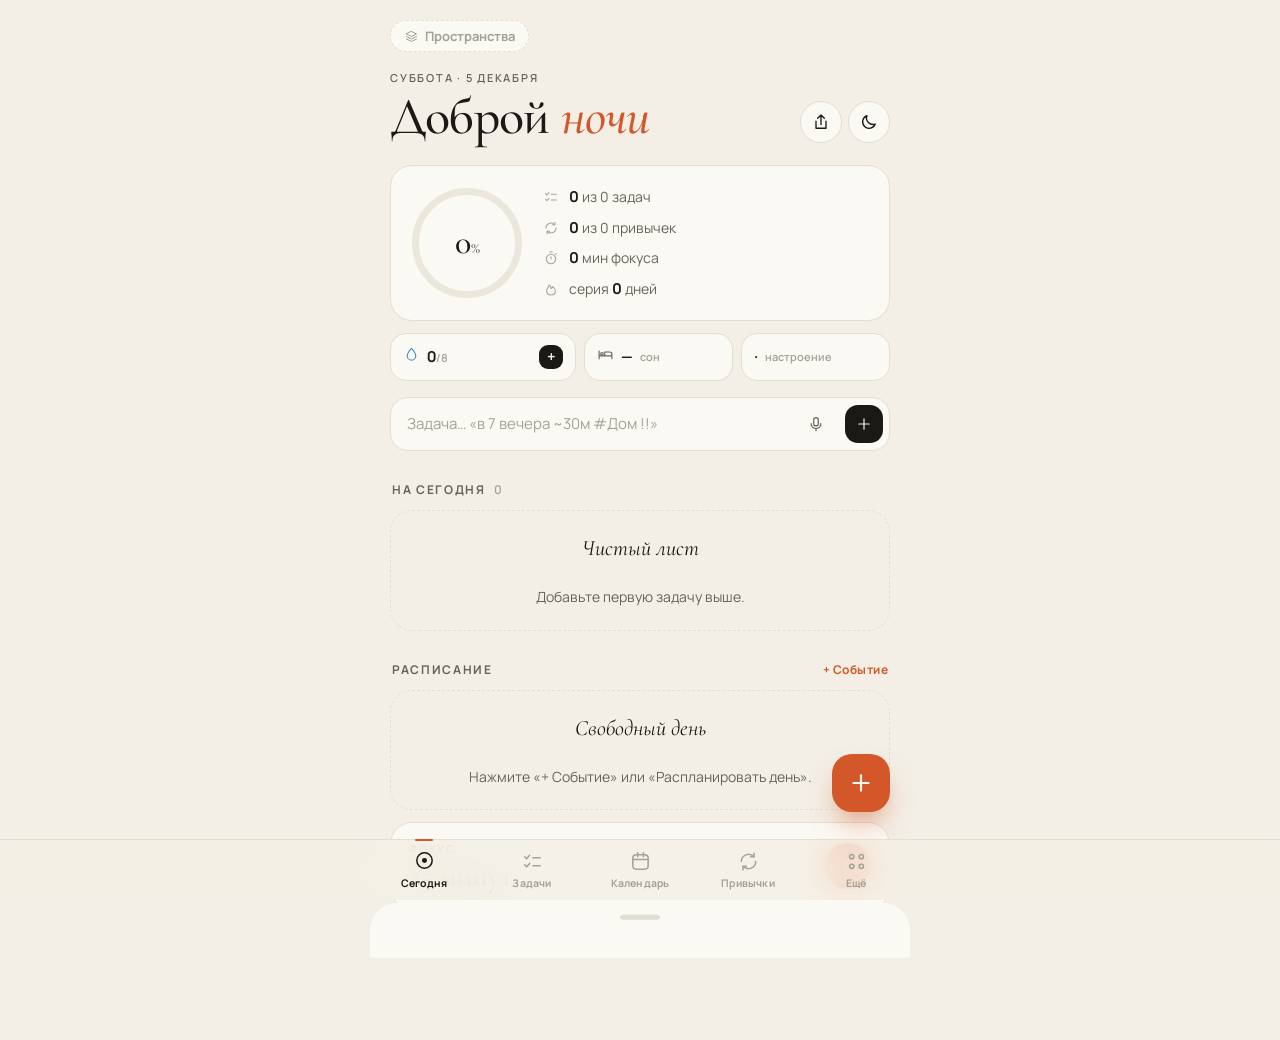
<file: index.html>
<!doctype html>
<html lang="ru">
<head>
<meta charset="utf-8">
<meta name="viewport" content="width=device-width,initial-scale=1,viewport-fit=cover,maximum-scale=1">
<title>Ритм — планировщик</title>
<meta name="description" content="Минималистичный планировщик: задачи, календарь, привычки, цели, заметки и фокус.">
<meta name="theme-color" content="#F3EFE6">
<meta name="apple-mobile-web-app-capable" content="yes">
<meta name="mobile-web-app-capable" content="yes">
<meta name="apple-mobile-web-app-title" content="Ритм">
<meta name="apple-mobile-web-app-status-bar-style" content="default">
<link rel="manifest" href="manifest.webmanifest">
<link rel="icon" type="image/png" href="icons/icon-192.png">
<link rel="apple-touch-icon" href="icons/icon-192.png">
<link rel="preconnect" href="https://fonts.googleapis.com">
<link rel="preconnect" href="https://fonts.gstatic.com" crossorigin>
<link rel="stylesheet" href="https://fonts.googleapis.com/css2?family=Cormorant+Garamond:ital,wght@0,500;0,600;1,500;1,600&family=Manrope:wght@400;500;600;700&display=swap">
<link rel="stylesheet" href="style.css">
</head>
<body>
<main id="view" class="view" aria-live="polite"></main>
<button id="fab" class="fab" data-a="fab" aria-label="Добавить"></button>
<nav class="tabs" id="tabs" aria-label="Разделы"></nav>
<div id="sheet" class="sheet-wrap" aria-hidden="true">
  <div class="backdrop" data-a="sheetClose"></div>
  <div class="sheet" role="dialog" aria-modal="true"><div class="grab"></div><div class="sheet-body"></div></div>
</div>
<div id="toast" class="toast" role="status"></div>
<input type="file" id="importFile" accept="application/json,.json" hidden>
<script src="app.js"></script>
</body>
</html>
</file>
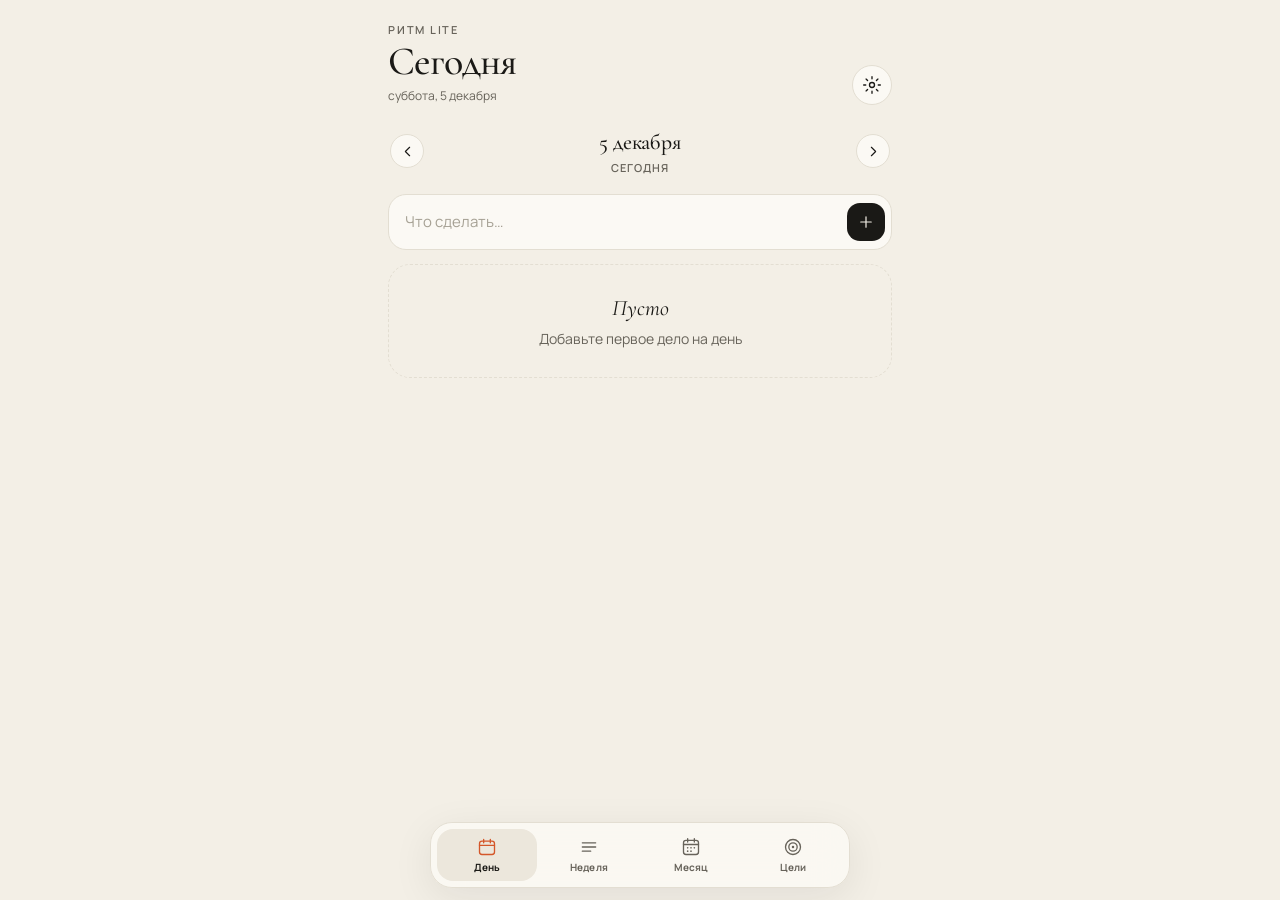
<file: lite/index.html>
<!doctype html>
<html lang="ru">
<head>
<meta charset="utf-8">
<meta name="viewport" content="width=device-width,initial-scale=1,viewport-fit=cover,maximum-scale=1">
<title>Ритм Lite</title>
<meta name="description" content="Лёгкий планировщик: день, неделя, месяц и цели.">
<meta name="theme-color" content="#F3EFE6">
<meta name="apple-mobile-web-app-capable" content="yes">
<meta name="mobile-web-app-capable" content="yes">
<meta name="apple-mobile-web-app-title" content="Ритм Lite">
<meta name="apple-mobile-web-app-status-bar-style" content="default">
<link rel="manifest" href="manifest.webmanifest">
<link rel="icon" type="image/png" href="../icons/icon-192.png">
<link rel="apple-touch-icon" href="../icons/icon-192.png">
<link rel="preconnect" href="https://fonts.googleapis.com">
<link rel="preconnect" href="https://fonts.gstatic.com" crossorigin>
<link rel="stylesheet" href="https://fonts.googleapis.com/css2?family=Cormorant+Garamond:ital,wght@0,500;0,600;1,500;1,600&family=Manrope:wght@400;500;600;700&display=swap">
<link rel="stylesheet" href="style.css">
</head>
<body>
<main id="view" class="view" aria-live="polite"></main>
<nav class="tabs" id="tabs" aria-label="Разделы"></nav>
<div id="sheet" class="sheet-wrap" aria-hidden="true">
  <div class="backdrop" data-a="close"></div>
  <div class="sheet" role="dialog" aria-modal="true"><div class="grab"></div><div class="sheet-body"></div></div>
</div>
<div id="toast" class="toast" role="status"></div>
<input type="file" id="importFile" accept="application/json,.json" hidden>
<script src="app.js"></script>
</body>
</html>
</file>
<file: style.css>
:root{
  --bg:#F3EFE6; --surface:#FBF9F4; --surface2:#ECE7DC; --ink:#1A1916; --ink2:#67635A; --ink3:#A6A194; --line:#E3DED2;
  --acc:#D4572A; --on-acc:#FFF8F0;
  --p1:#7F9C86; --p2:#C49A3A; --p3:var(--acc);
  --serif:'Cormorant Garamond','Cormorant',Georgia,'Times New Roman',serif;
  --sans:'Manrope',system-ui,-apple-system,'Segoe UI',Roboto,sans-serif;
  --r:22px; --ease:cubic-bezier(.2,.8,.2,1);
  --safe-b:env(safe-area-inset-bottom,0px); --safe-t:env(safe-area-inset-top,0px);
  color-scheme:light;
}
[data-theme=dark]{
  --bg:#11100E; --surface:#1A1917; --surface2:#24221F; --ink:#EEE9DE; --ink2:#A59F93; --ink3:#69645B; --line:#2A2825;
  --on-acc:#120F0C; color-scheme:dark;
}
*{box-sizing:border-box;-webkit-tap-highlight-color:transparent}
html,body{margin:0;background:var(--bg);color:var(--ink);font-family:var(--sans);font-size:15px;line-height:1.45;-webkit-font-smoothing:antialiased;text-rendering:optimizeLegibility}
body{min-height:100vh;overscroll-behavior-y:contain;transition:background .35s var(--ease),color .35s}
button{font:inherit;color:inherit;background:none;border:0;padding:0;cursor:pointer}
input,textarea,select{font:inherit;color:inherit}
svg.i{width:20px;height:20px;fill:none;stroke:currentColor;stroke-width:1.6;stroke-linecap:round;stroke-linejoin:round;flex:none}
::selection{background:color-mix(in srgb,var(--acc) 30%,transparent)}

.view{max-width:540px;margin:0 auto;padding:calc(18px + var(--safe-t)) 20px calc(130px + var(--safe-b))}
.view.enter{animation:enter .42s var(--ease)}
@keyframes enter{from{opacity:0;transform:translateY(8px)}to{opacity:1;transform:none}}

/* header */
.hd{display:flex;align-items:flex-end;justify-content:space-between;gap:12px;margin:10px 0 22px}
.eyebrow{font-size:11px;letter-spacing:.16em;text-transform:uppercase;color:var(--ink2);font-weight:600;margin-bottom:6px}
.display{font-family:var(--serif);font-weight:500;font-size:44px;line-height:.98;letter-spacing:-.015em;margin:0}
.display em{font-style:italic;color:var(--acc)}
.hd-act{display:flex;gap:6px}
.ib{width:42px;height:42px;border-radius:50%;display:grid;place-items:center;border:1px solid var(--line);background:var(--surface);transition:transform .2s var(--ease),background .2s}
.ib:active{transform:scale(.92)}
.ib.sm{width:34px;height:34px}.ib.sm svg{width:17px;height:17px}
.back{display:inline-flex;align-items:center;gap:4px;color:var(--ink2);font-size:13px;font-weight:600;margin-bottom:8px}
.back svg{width:16px;height:16px}

/* cards & sections */
.card{background:var(--surface);border:1px solid var(--line);border-radius:var(--r);padding:18px}
.sec{display:flex;align-items:baseline;gap:8px;font-size:12px;letter-spacing:.14em;text-transform:uppercase;color:var(--ink2);font-weight:700;margin:30px 2px 12px}
.sec span{color:var(--ink3);font-weight:600}
.sec .grow{flex:1}
.sec button{font-size:12px;letter-spacing:.04em;text-transform:none;color:var(--acc);font-weight:700}
.muted{color:var(--ink2)}
.empty{padding:22px 18px;border:1px dashed var(--line);border-radius:var(--r);color:var(--ink2);text-align:center;font-size:14px}
.empty .serif{font-family:var(--serif);font-size:22px;font-style:italic;color:var(--ink);display:block;margin-bottom:2px}
.link{display:block;margin:14px auto 0;color:var(--ink2);font-weight:600;font-size:13px;padding:8px 14px;border-radius:999px}
.link:active{background:var(--surface2)}

/* hero */
.hero{display:flex;align-items:center;gap:20px;padding:20px}
.ring{position:relative;flex:none}
.ring svg{display:block;transform:rotate(-90deg)}
.ring circle{fill:none;stroke-width:7}
.ring .bgc{stroke:var(--surface2)}
.ring .fgc{stroke:var(--acc);stroke-linecap:round;transition:stroke-dashoffset .8s var(--ease)}
.ring .rv{position:absolute;inset:0;display:grid;place-items:center;font-family:var(--serif);font-size:34px;font-weight:500}
.ring .rv small{font-size:16px;color:var(--ink2)}
.hero-st{display:grid;gap:9px;font-size:14px;color:var(--ink2);flex:1}
.hero-st b{color:var(--ink);font-weight:700;font-size:15px}
.hero-st .row{display:flex;align-items:center;gap:10px}
.hero-st .row svg{width:16px;height:16px;color:var(--ink3)}
.bar{height:4px;border-radius:4px;background:var(--surface2);overflow:hidden}
.bar i{display:block;height:100%;background:var(--acc);border-radius:4px;transition:width .6s var(--ease)}

/* quick add */
.qa{display:flex;align-items:center;gap:10px;background:var(--surface);border:1px solid var(--line);border-radius:18px;padding:6px 6px 6px 16px;margin-top:16px;transition:border-color .2s,box-shadow .2s}
.qa:focus-within{border-color:var(--ink3);box-shadow:0 0 0 4px color-mix(in srgb,var(--acc) 10%,transparent)}
.qa input{flex:1;border:0;background:none;outline:0;padding:9px 0;font-size:15px;min-width:0}
.qa input::placeholder{color:var(--ink3)}
.qa button{width:38px;height:38px;border-radius:13px;background:var(--ink);color:var(--bg);display:grid;place-items:center}
.qa button svg{width:18px;height:18px}
.hint{font-size:12px;color:var(--ink3);margin:8px 4px 0}

/* task list */
.list{list-style:none;margin:0;padding:0;display:grid;gap:8px}
.task{position:relative;border-radius:18px;overflow:hidden;transition:opacity .3s,transform .3s var(--ease)}
.task.completing{opacity:.35;transform:scale(.98)}
.task.removing{opacity:0;transform:translateX(-30px)}
.sw-bg{position:absolute;inset:0;display:flex;justify-content:space-between;align-items:center;padding:0 20px;font-size:13px;font-weight:700;color:#fff;opacity:0}
.sw-bg span{display:flex;align-items:center;gap:6px}
.sw-bg svg{width:16px;height:16px}
.task.sw-r .sw-bg{opacity:1;background:var(--p1)}
.task.sw-r .sw-bg span:last-child{visibility:hidden}
.task.sw-l .sw-bg{opacity:1;background:#B4412F}
.task.sw-l .sw-bg span:first-child{visibility:hidden}
.task-in{position:relative;display:flex;align-items:flex-start;gap:12px;padding:14px 12px 14px 14px;background:var(--surface);border:1px solid var(--line);border-radius:18px;touch-action:pan-y;transition:transform .28s var(--ease)}
.task.swiping .task-in{transition:none}
.chk{width:24px;height:24px;border-radius:50%;border:1.8px solid var(--ink3);display:grid;place-items:center;flex:none;margin-top:1px;transition:all .25s var(--ease);color:transparent}
.chk svg{width:14px;height:14px;stroke-width:2.4}
.task.p1 .chk{border-color:var(--p1)} .task.p2 .chk{border-color:var(--p2)} .task.p3 .chk{border-color:var(--p3);background:color-mix(in srgb,var(--p3) 10%,transparent)}
.task.done .chk{background:var(--ink);border-color:var(--ink);color:var(--bg)}
.chk:active{transform:scale(.85)}
.t-body{flex:1;min-width:0;cursor:pointer}
.t-title{font-weight:600;font-size:15px;line-height:1.35;word-wrap:break-word}
.task.done .t-title{text-decoration:line-through;text-decoration-color:var(--ink3);color:var(--ink3)}
.t-meta{display:flex;flex-wrap:wrap;gap:4px 12px;margin-top:5px;font-size:12px;color:var(--ink2)}
.t-meta span{display:inline-flex;align-items:center;gap:4px}
.t-meta svg{width:12px;height:12px}
.t-meta .over{color:#C2412D;font-weight:700}
.t-meta .tagm{color:var(--acc);font-weight:600}
.handle{color:var(--ink3);padding:2px 0 2px 4px;touch-action:none;cursor:grab;align-self:center}
.handle svg{width:18px;height:18px}
.task.dragging{z-index:5;overflow:visible}
.task.dragging .task-in{box-shadow:0 18px 40px -12px rgba(0,0,0,.28);transform:scale(1.02);transition:none}
.task.drag-moving{transition:none}

/* chips */
.chips{display:flex;gap:8px;overflow-x:auto;padding:2px 20px 4px;margin:0 -20px;scrollbar-width:none}
.chips::-webkit-scrollbar{display:none}
.chip{flex:none;padding:8px 14px;border-radius:999px;border:1px solid var(--line);background:var(--surface);font-size:13px;font-weight:600;color:var(--ink2);transition:all .2s var(--ease);white-space:nowrap}
.chip.on{background:var(--ink);border-color:var(--ink);color:var(--bg)}
.chip.acc.on{background:var(--acc);border-color:var(--acc);color:var(--on-acc)}
.chip:active{transform:scale(.95)}
.chip b{font-weight:700;opacity:.6;margin-left:4px}
.search{display:flex;align-items:center;gap:10px;background:var(--surface2);border-radius:16px;padding:0 14px;margin-bottom:14px}
.search input{flex:1;border:0;background:none;outline:0;padding:13px 0;min-width:0}
.search svg{color:var(--ink3)}
.toolbar{display:flex;align-items:center;justify-content:space-between;margin:14px 2px 4px;font-size:13px;color:var(--ink2)}
.toolbar select{border:0;background:none;font-weight:700;color:var(--ink);outline:0;padding:4px 0;cursor:pointer}

/* timeline */
.tl{position:relative;background:var(--surface);border:1px solid var(--line);border-radius:var(--r);padding:0 12px 0 0;overflow:hidden}
.tl-h{position:absolute;left:52px;right:0;border-top:1px solid var(--line)}
.tl-h span{position:absolute;left:-46px;top:-8px;font-size:11px;color:var(--ink3);font-variant-numeric:tabular-nums;font-weight:600}
.tl-b{position:absolute;border-radius:12px;padding:6px 10px;background:color-mix(in srgb,var(--c) 16%,var(--surface));border-left:3px solid var(--c);overflow:hidden;font-size:13px;cursor:pointer;transition:transform .2s var(--ease)}
.tl-b:active{transform:scale(.98)}
.tl-b b{display:block;font-weight:700;white-space:nowrap;overflow:hidden;text-overflow:ellipsis}
.tl-b small{color:var(--ink2);font-size:11px;font-variant-numeric:tabular-nums}
.tl-b.task{background:var(--surface);border:1px dashed var(--ink3);border-left:3px solid var(--ink3)}
.tl-b.task.isdone b{text-decoration:line-through;color:var(--ink3)}
.tl-now{position:absolute;left:46px;right:0;height:2px;background:var(--acc);z-index:3}
.tl-now::before{content:'';position:absolute;left:-4px;top:-3px;width:8px;height:8px;border-radius:50%;background:var(--acc)}

/* habit chips today */
.hchips{display:flex;gap:8px;flex-wrap:wrap}
.hchip{display:flex;align-items:center;gap:8px;padding:9px 14px 9px 10px;border-radius:999px;border:1px solid var(--line);background:var(--surface);font-size:13px;font-weight:600;transition:all .25s var(--ease)}
.hchip .dot{width:22px;height:22px;border-radius:50%;display:grid;place-items:center;font-size:12px;background:color-mix(in srgb,var(--c) 18%,transparent);color:var(--c)}
.hchip.on{background:var(--c);border-color:var(--c);color:#fff}
.hchip.on .dot{background:rgba(255,255,255,.25);color:#fff}
.focus-mini{display:flex;align-items:center;gap:14px;margin-top:12px;cursor:pointer}
.focus-mini .big{font-family:var(--serif);font-size:30px;line-height:1}
.focus-mini .play{margin-left:auto;width:46px;height:46px;border-radius:50%;background:var(--acc);color:var(--on-acc);display:grid;place-items:center}

/* calendar */
.cal-nav{display:flex;align-items:center;gap:6px}
.seg{display:flex;background:var(--surface2);padding:4px;border-radius:14px;gap:2px}
.seg button{flex:1;padding:8px 10px;border-radius:10px;font-size:13px;font-weight:600;color:var(--ink2);transition:all .2s var(--ease);white-space:nowrap}
.seg button.on{background:var(--surface);color:var(--ink);box-shadow:0 1px 3px rgba(0,0,0,.08)}
.mgrid{display:grid;grid-template-columns:repeat(7,1fr);gap:2px;margin-top:14px}
.mgrid .wd{text-align:center;font-size:11px;font-weight:700;letter-spacing:.08em;text-transform:uppercase;color:var(--ink3);padding:6px 0}
.mday{aspect-ratio:1/1.05;border-radius:14px;display:flex;flex-direction:column;align-items:center;justify-content:flex-start;padding-top:8px;gap:4px;font-size:15px;font-weight:600;font-variant-numeric:tabular-nums;transition:background .2s}
.mday.out{color:var(--ink3);opacity:.55}
.mday.we{color:var(--ink2)}
.mday.today .n{color:var(--acc);font-weight:800}
.mday.sel{background:var(--ink);color:var(--bg)}
.mday.sel.today .n{color:var(--bg)}
.mday .dots{display:flex;gap:3px;height:5px}
.mday .dots i{width:5px;height:5px;border-radius:50%;background:var(--c,var(--ink3))}
.mday.sel .dots i{box-shadow:0 0 0 1px var(--ink)}
.wk{background:var(--surface);border:1px solid var(--line);border-radius:var(--r);overflow:hidden;margin-top:14px}
.wk-head{display:grid;grid-template-columns:34px repeat(7,1fr);border-bottom:1px solid var(--line)}
.wk-d{display:flex;flex-direction:column;align-items:center;padding:8px 0;font-size:10px;letter-spacing:.08em;text-transform:uppercase;color:var(--ink3);font-weight:700}
.wk-d b{font-size:16px;color:var(--ink);letter-spacing:0;margin-top:2px;width:30px;height:30px;border-radius:50%;display:grid;place-items:center}
.wk-d.today b{color:var(--acc)}
.wk-d.sel b{background:var(--ink);color:var(--bg)}
.wk-scroll{max-height:480px;overflow-y:auto}
.wk-body{position:relative;display:grid;grid-template-columns:34px repeat(7,1fr)}
.wk-hours{position:relative}
.wk-hours span{position:absolute;right:4px;font-size:10px;color:var(--ink3);transform:translateY(-6px);font-variant-numeric:tabular-nums}
.wk-col{position:relative;border-left:1px solid var(--line)}
.wk-col.sel{background:color-mix(in srgb,var(--acc) 5%,transparent)}
.wk-b{position:absolute;left:2px;right:2px;border-radius:7px;padding:3px 4px;font-size:10px;line-height:1.2;font-weight:700;background:color-mix(in srgb,var(--c) 22%,var(--surface));border-left:2px solid var(--c);overflow:hidden;word-break:break-word;cursor:pointer}
.wk-b.task{background:var(--surface2);border-left-color:var(--ink3);font-weight:600}
.wk-lines{position:absolute;inset:0;pointer-events:none}
.wk-lines i{position:absolute;left:34px;right:0;border-top:1px solid var(--line)}
.btnrow{display:flex;gap:8px;margin-top:12px}
.btn{display:inline-flex;align-items:center;justify-content:center;gap:8px;padding:13px 18px;border-radius:16px;font-weight:700;font-size:14px;background:var(--surface2);color:var(--ink);transition:transform .15s var(--ease),opacity .2s;flex:1}
.btn svg{width:17px;height:17px}
.btn:active{transform:scale(.97)}
.btn.pri{background:var(--ink);color:var(--bg)}
.btn.acc{background:var(--acc);color:var(--on-acc)}
.btn.danger{background:none;color:#C2412D;flex:none}
.btn.ghost{background:none;border:1px solid var(--line)}

/* habits */
.hgrid{display:grid;gap:10px}
.habit{padding:16px}
.h-top{display:flex;align-items:center;gap:12px;cursor:pointer}
.h-ic{width:40px;height:40px;border-radius:14px;display:grid;place-items:center;font-size:18px;background:color-mix(in srgb,var(--c) 16%,transparent);color:var(--c);flex:none}
.h-name{font-weight:700;font-size:16px}
.h-sub{font-size:12px;color:var(--ink2);margin-top:1px}
.h-streak{margin-left:auto;text-align:right;font-family:var(--serif);font-size:30px;line-height:1}
.h-streak small{display:block;font-family:var(--sans);font-size:10px;letter-spacing:.1em;text-transform:uppercase;color:var(--ink3);font-weight:700}
.h-days{display:grid;grid-template-columns:repeat(7,1fr);gap:6px;margin-top:14px}
.hd-dot{display:flex;flex-direction:column;align-items:center;gap:5px;font-size:10px;color:var(--ink3);font-weight:700;text-transform:uppercase;letter-spacing:.06em}
.hd-dot i{width:100%;max-width:38px;aspect-ratio:1;border-radius:12px;background:var(--surface2);display:grid;place-items:center;transition:all .25s var(--ease);color:transparent}
.hd-dot i svg{width:15px;height:15px;stroke-width:2.4}
.hd-dot.on i{background:var(--c);color:#fff;transform:scale(1)}
.hd-dot.td{color:var(--ink)}
.hd-dot:active i{transform:scale(.85)}
.heat{display:grid;grid-template-rows:repeat(7,1fr);grid-auto-flow:column;gap:3px;margin:14px 0}
.heat i{aspect-ratio:1;border-radius:3px;background:var(--surface2)}
.heat i.on{background:var(--c)}
.heat i.fut{opacity:.3}
.kpis{display:grid;grid-template-columns:repeat(2,1fr);gap:10px}
.kpi{background:var(--surface);border:1px solid var(--line);border-radius:18px;padding:14px 16px}
.kpi .v{font-family:var(--serif);font-size:36px;line-height:1;font-weight:500}
.kpi .v small{font-size:16px;color:var(--ink2)}
.kpi .l{font-size:12px;color:var(--ink2);margin-top:4px;font-weight:600}
.sheet .kpi{background:var(--bg)}

/* goals */
.goal{padding:18px}
.g-top{display:flex;align-items:flex-start;gap:12px}
.g-title{font-weight:700;font-size:16px;cursor:pointer;flex:1}
.g-sub{font-size:12px;color:var(--ink2);margin-top:2px}
.g-pct{font-family:var(--serif);font-size:40px;line-height:.9}
.g-pct small{font-size:18px;color:var(--ink2)}
.g-bar{height:8px;border-radius:8px;background:var(--surface2);margin:14px 0 12px;overflow:hidden}
.g-bar i{display:block;height:100%;border-radius:8px;background:var(--c);transition:width .6s var(--ease)}
.g-foot{display:flex;align-items:center;justify-content:space-between;font-size:13px;color:var(--ink2)}
.g-foot b{color:var(--ink)}
.stepper{display:flex;gap:6px}
.stepper button{width:36px;height:36px;border-radius:12px;background:var(--surface2);display:grid;place-items:center;font-size:18px;font-weight:600}
.stepper button:active{transform:scale(.9)}
.goal.complete .g-title::after{content:' — достигнута';font-weight:500;color:var(--c);font-style:italic;font-family:var(--serif);font-size:17px}

/* notes */
.notes{columns:2;column-gap:10px}
.note{break-inside:avoid;margin-bottom:10px;padding:14px;border-radius:18px;background:color-mix(in srgb,var(--c,var(--surface)) 14%,var(--surface));border:1px solid var(--line);cursor:pointer;transition:transform .2s var(--ease)}
.note:active{transform:scale(.98)}
.note h4{margin:0 0 6px;font-size:15px;font-weight:700;line-height:1.3;word-wrap:break-word}
.note p{margin:0;font-size:13px;color:var(--ink2);white-space:pre-wrap;word-wrap:break-word;display:-webkit-box;-webkit-line-clamp:8;-webkit-box-orient:vertical;overflow:hidden}
.note .nd{display:flex;justify-content:space-between;align-items:center;font-size:11px;color:var(--ink3);margin-top:10px;font-weight:600}
.note .nd svg{width:13px;height:13px;color:var(--acc)}

/* focus */
.fz{display:flex;flex-direction:column;align-items:center;padding:8px 0 4px}
.fz .ring .rv{font-size:64px;letter-spacing:-.02em;font-variant-numeric:tabular-nums;flex-direction:column;line-height:1}
.fz .ring .rv span{display:block}
.fz .ring .rv small{display:block;font-family:var(--sans);font-size:11px;letter-spacing:.16em;text-transform:uppercase;color:var(--ink2);font-weight:700;margin-top:8px}
.fz .ring circle{stroke-width:5}
.rounds{display:flex;gap:6px;margin:18px 0 4px}
.rounds i{width:8px;height:8px;border-radius:50%;background:var(--surface2)}
.rounds i.on{background:var(--acc)}
.fctl{display:flex;align-items:center;gap:22px;margin-top:16px}
.fctl .main{width:76px;height:76px;border-radius:50%;background:var(--acc);color:var(--on-acc);display:grid;place-items:center;box-shadow:0 14px 30px -12px var(--acc);transition:transform .2s var(--ease)}
.fctl .main svg{width:28px;height:28px}
.fctl .main:active{transform:scale(.93)}
.fsel{width:100%;margin-top:22px}
.field select,.fsel select{width:100%;padding:13px 14px;border-radius:14px;border:0;background:var(--surface2);outline:0;appearance:none;-webkit-appearance:none}

/* stats */
.chart{width:100%;height:auto;display:block}
.chart rect{fill:var(--surface2)}
.chart rect.has{fill:var(--ink3)}
.chart rect.acc{fill:var(--acc)}
.chart text{fill:var(--ink3);font-size:10px;font-family:var(--sans);font-weight:600}
.chart text.v{fill:var(--ink2);font-weight:700}
.hbars{display:grid;gap:12px}
.hbar .top{display:flex;justify-content:space-between;font-size:13px;font-weight:600;margin-bottom:6px}
.hbar .top span{color:var(--ink2)}

/* more */
.tiles{display:grid;grid-template-columns:1fr 1fr;gap:10px}
.tile{background:var(--surface);border:1px solid var(--line);border-radius:var(--r);padding:18px;text-align:left;display:flex;flex-direction:column;gap:22px;min-height:132px;transition:transform .2s var(--ease)}
.tile:active{transform:scale(.97)}
.tile .ti{width:40px;height:40px;border-radius:14px;background:var(--surface2);display:grid;place-items:center}
.tile b{font-family:var(--serif);font-size:26px;font-weight:500;line-height:1;display:block}
.tile span{font-size:12px;color:var(--ink2);font-weight:600}
.tile.wide{grid-column:span 2;flex-direction:row;align-items:center;min-height:0}
.tile.dark{background:var(--ink);color:var(--bg);border-color:var(--ink)}
.tile.dark span{color:var(--ink3)}
.tile.dark .ti{background:rgba(255,255,255,.08)}

/* settings */
.set{background:var(--surface);border:1px solid var(--line);border-radius:var(--r);overflow:hidden}
.set-row{display:flex;align-items:center;justify-content:space-between;gap:14px;padding:15px 16px;border-bottom:1px solid var(--line);min-height:56px}
.set-row:last-child{border-bottom:0}
.set-row .lbl{font-weight:600}
.set-row .lbl small{display:block;font-weight:500;color:var(--ink2);font-size:12px}
.set-row button.rowbtn{width:100%;text-align:left;display:flex;align-items:center;gap:12px;font-weight:600}
.swatches{display:flex;gap:8px;flex-wrap:wrap}
.sw{width:30px;height:30px;border-radius:50%;background:var(--c);position:relative;transition:transform .2s var(--ease)}
.sw.on::after{content:'';position:absolute;inset:-4px;border-radius:50%;border:2px solid var(--ink)}
.sw:active{transform:scale(.88)}
.tog{width:48px;height:28px;border-radius:999px;background:var(--surface2);position:relative;transition:background .25s;flex:none}
.tog::after{content:'';position:absolute;top:3px;left:3px;width:22px;height:22px;border-radius:50%;background:#fff;box-shadow:0 1px 3px rgba(0,0,0,.2);transition:transform .25s var(--ease)}
.tog.on{background:var(--acc)}
.tog.on::after{transform:translateX(20px)}
.num{width:64px;padding:8px 10px;border-radius:12px;border:0;background:var(--surface2);text-align:center;outline:0;font-weight:700}
.tagchips{display:flex;flex-wrap:wrap;gap:6px;padding:14px 16px}
.tagchips .chip{display:inline-flex;align-items:center;gap:6px}
.tagchips .chip svg{width:13px;height:13px}
.tagchips form{display:flex}
.tagchips input{width:120px;padding:8px 12px;border-radius:999px;border:1px dashed var(--ink3);background:none;outline:0;font-size:13px}

/* sheet */
.sheet-wrap{position:fixed;inset:0;z-index:50;pointer-events:none}
.backdrop{position:absolute;inset:0;background:rgba(15,13,10,.38);opacity:0;transition:opacity .3s}
.sheet{position:absolute;left:0;right:0;bottom:0;max-width:540px;margin:0 auto;background:var(--surface);border-radius:28px 28px 0 0;max-height:92vh;overflow-y:auto;padding:8px 20px calc(24px + var(--safe-b));transform:translateY(105%);transition:transform .42s var(--ease);overscroll-behavior:contain}
.sheet-wrap.open{pointer-events:auto}
.sheet-wrap.open .backdrop{opacity:1}
.sheet-wrap.open .sheet{transform:none}
.grab{width:40px;height:5px;border-radius:5px;background:var(--line);margin:4px auto 14px}
.sh-title{font-family:var(--serif);font-size:30px;font-weight:500;margin:0 0 16px;line-height:1.05}
.field{margin-bottom:14px}
.field>label,.flabel{display:block;font-size:11px;letter-spacing:.14em;text-transform:uppercase;color:var(--ink2);font-weight:700;margin:0 2px 7px}
.inp{width:100%;padding:13px 14px;border-radius:14px;border:1px solid transparent;background:var(--bg);outline:0;transition:border-color .2s;min-height:48px}
.inp:focus{border-color:var(--ink3)}
.inp.big{font-size:20px;font-weight:600;padding:14px}
textarea.inp{resize:none;min-height:80px;line-height:1.5}
textarea.inp.note-ta{min-height:42vh;font-size:16px}
.two{display:grid;grid-template-columns:1fr 1fr;gap:10px}
.three{display:grid;grid-template-columns:1fr 1fr 1fr;gap:8px}
.sheet .seg{background:var(--bg)}
.sheet .seg button.on{background:var(--surface)}
.subs{display:grid;gap:4px;margin-bottom:8px}
.sub{display:flex;align-items:center;gap:10px;padding:8px 4px 8px 6px;border-radius:12px}
.sub .chk{width:20px;height:20px}
.sub .chk svg{width:12px;height:12px}
.sub.done .chk{background:var(--ink);border-color:var(--ink);color:var(--bg)}
.sub.done span{text-decoration:line-through;color:var(--ink3)}
.sub span{flex:1;font-size:14px}
.sub .x{color:var(--ink3);padding:4px}
.sub .x svg{width:15px;height:15px}
.togrow{display:flex;align-items:center;justify-content:space-between;padding:12px 14px;background:var(--bg);border-radius:14px;margin-bottom:14px;font-weight:600}
.togrow small{display:block;color:var(--ink2);font-weight:500;font-size:12px}
.icons{display:flex;flex-wrap:wrap;gap:6px}
.icons button{width:42px;height:42px;border-radius:13px;background:var(--bg);font-size:18px;display:grid;place-items:center}
.icons button.on{background:var(--ink);color:var(--bg)}
.sheet .chips{padding:2px 20px 4px}
.sheet .chip{background:var(--bg)}
.sheet .chip.on{background:var(--ink)}
.chooser{display:grid;gap:10px}
.chooser button{display:flex;align-items:center;gap:14px;padding:16px;border-radius:18px;background:var(--bg);text-align:left;font-weight:700}
.chooser button small{display:block;font-weight:500;color:var(--ink2);font-size:12px}
.chooser .ti{width:42px;height:42px;border-radius:14px;background:var(--surface);display:grid;place-items:center}
.shake{animation:shake .4s}
@keyframes shake{25%{transform:translateX(-6px)}50%{transform:translateX(6px)}75%{transform:translateX(-3px)}}

/* fab + tabs */
.fab{position:fixed;right:max(20px,calc(50% - 250px));bottom:calc(88px + var(--safe-b));width:58px;height:58px;border-radius:20px;background:var(--acc);color:var(--on-acc);display:grid;place-items:center;z-index:20;box-shadow:0 16px 30px -10px color-mix(in srgb,var(--acc) 70%,transparent);transition:transform .3s var(--ease),opacity .3s}
.fab svg{width:26px;height:26px;stroke-width:2}
.fab:active{transform:scale(.9) rotate(90deg)}
.fab.hide{opacity:0;transform:scale(.6);pointer-events:none}
.tabs{position:fixed;left:0;right:0;bottom:0;z-index:30;display:flex;justify-content:center;padding:0 0 var(--safe-b);background:color-mix(in srgb,var(--bg) 82%,transparent);backdrop-filter:blur(18px) saturate(1.4);-webkit-backdrop-filter:blur(18px) saturate(1.4);border-top:1px solid var(--line)}
.tabs-in{display:flex;width:100%;max-width:540px}
.tab{flex:1;display:flex;flex-direction:column;align-items:center;gap:3px;padding:10px 0 9px;font-size:10.5px;font-weight:700;color:var(--ink3);position:relative;transition:color .2s;letter-spacing:.02em}
.tab svg{width:23px;height:23px;transition:transform .3s var(--ease)}
.tab.on{color:var(--ink)}
.tab.on svg{transform:translateY(-1px)}
.tab::before{content:'';position:absolute;top:-1px;width:18px;height:2px;border-radius:2px;background:var(--acc);transform:scaleX(0);transition:transform .3s var(--ease)}
.tab.on::before{transform:scaleX(1)}
.tab .badge{position:absolute;top:6px;left:calc(50% + 6px);min-width:16px;height:16px;padding:0 4px;border-radius:8px;background:var(--acc);color:var(--on-acc);font-size:9.5px;display:grid;place-items:center}

/* toast */
.toast{position:fixed;left:50%;bottom:calc(96px + var(--safe-b));transform:translate(-50%,20px);background:var(--ink);color:var(--bg);padding:12px 14px 12px 18px;border-radius:16px;display:flex;align-items:center;gap:14px;font-size:14px;font-weight:600;opacity:0;pointer-events:none;transition:all .35s var(--ease);z-index:60;max-width:calc(100% - 40px);box-shadow:0 16px 40px -14px rgba(0,0,0,.4)}
.toast.show{opacity:1;transform:translate(-50%,0);pointer-events:auto}
.toast button{color:var(--acc);font-weight:800;padding:4px 6px;filter:brightness(1.25)}
.timer-pill{display:inline-flex;align-items:center;gap:6px;padding:6px 12px;border-radius:999px;background:var(--acc);color:var(--on-acc);font-size:12px;font-weight:700;font-variant-numeric:tabular-nums}
@media (prefers-reduced-motion:reduce){*{animation:none!important;transition:none!important}}
@media (min-width:600px){.display{font-size:52px}}

/* ===== удаление, выбор, подтверждение ===== */
:root{--red:#C2412D}
[data-theme=dark]{--red:#E5674F}
.tdel{flex:none;align-self:center;width:32px;height:32px;margin:-4px -2px -4px 0;border-radius:10px;display:grid;place-items:center;color:var(--ink3);transition:color .2s,background .2s}
.tdel svg{width:17px;height:17px}
.tdel:active,.tdel:hover{color:var(--red);background:color-mix(in srgb,var(--red) 10%,transparent)}
.cdel{width:30px;height:30px;border-radius:10px;display:grid;place-items:center;color:var(--ink3);flex:none;transition:color .2s,background .2s}
.cdel svg{width:16px;height:16px}
.cdel:active,.cdel:hover{color:var(--red);background:color-mix(in srgb,var(--red) 10%,transparent)}
.note{position:relative}
.note .cdel{position:absolute;top:8px;right:8px;width:28px;height:28px;opacity:.75}
.note h4{padding-right:24px}
.h-top .cdel.st{margin-left:2px;align-self:flex-start;margin-top:-4px;margin-right:-6px}
.g-top .cdel.st{margin-top:-4px;margin-right:-6px}
.tl-x{position:absolute;top:3px;right:3px;width:22px;height:22px;border-radius:7px;display:grid;place-items:center;color:var(--ink2);background:color-mix(in srgb,var(--surface) 70%,transparent)}
.tl-x svg{width:12px;height:12px;stroke-width:2.2}
.tl-x:active{color:var(--red)}
.tl-b{padding-right:28px}
.sub .x{color:var(--ink2);width:30px;height:30px;display:grid;place-items:center;border-radius:9px;padding:0}
.sub .x:active,.sub .x:hover{color:var(--red);background:color-mix(in srgb,var(--red) 10%,transparent)}
.tagchips .chip button{display:grid;place-items:center;width:20px;height:20px;margin-right:-6px;border-radius:50%;color:var(--ink2)}
.tagchips .chip button:active,.tagchips .chip button:hover{color:var(--red);background:color-mix(in srgb,var(--red) 12%,transparent)}
.btn.del-wide{width:100%;margin-top:10px;background:none;color:var(--red);border:1px solid color-mix(in srgb,var(--red) 30%,transparent)}
.btn.del-wide:active{background:color-mix(in srgb,var(--red) 8%,transparent)}
.btn.red{background:var(--red);color:#fff}
.btn[disabled]{opacity:.4;pointer-events:none}
.toolbar{gap:6px;flex-wrap:wrap}
.toolbar .grow{flex:1}
.tb-btn{display:inline-flex;align-items:center;gap:5px;font-size:12.5px;font-weight:700;color:var(--ink);padding:7px 11px;border-radius:999px;border:1px solid var(--line);background:var(--surface)}
.tb-btn svg{width:14px;height:14px}
.tb-btn.on{background:var(--ink);color:var(--bg);border-color:var(--ink)}
.tb-btn.red{color:var(--red)}
.linkrow{display:flex;justify-content:center;flex-wrap:wrap;gap:4px;margin-top:14px}
.linkrow .link{margin:0}
.link.red{color:var(--red);display:inline-flex;align-items:center;gap:6px}
.link svg{width:14px;height:14px}
/* режим выбора */
.task.selm .task-in{cursor:pointer;align-items:center}
.pick{width:24px;height:24px;border-radius:8px;border:1.8px solid var(--ink3);display:grid;place-items:center;flex:none;color:transparent;transition:all .2s var(--ease)}
.pick svg{width:14px;height:14px;stroke-width:2.6}
.task.picked .pick{background:var(--acc);border-color:var(--acc);color:#fff}
.task.picked .task-in{border-color:var(--acc);background:color-mix(in srgb,var(--acc) 6%,var(--surface))}
.selbar{position:fixed;left:50%;transform:translateX(-50%);bottom:calc(84px + var(--safe-b));width:min(calc(100% - 24px),516px);background:var(--surface);border:1px solid var(--line);border-radius:22px;padding:12px;z-index:25;box-shadow:0 20px 40px -14px rgba(0,0,0,.3);animation:cfIn .3s var(--ease)}
.sb-top{display:flex;align-items:center;gap:8px;padding:0 4px 10px;font-size:14px}
.sb-top b{flex:1}
.sb-top button{font-size:13px;font-weight:700;color:var(--acc);padding:4px 6px}
.sb-top button svg{width:16px;height:16px;color:var(--ink2)}
.sb-row{display:flex;gap:8px}
.sb-row .btn{flex:1;padding:12px}
body:has(.selbar) .fab{opacity:0;pointer-events:none}
body:has(.selbar) .view{padding-bottom:230px}
/* подтверждение */
.cf-wrap{position:fixed;inset:0;z-index:60;display:grid;place-items:center;padding:24px;pointer-events:none}
.cf-bd{position:absolute;inset:0;background:rgba(15,13,10,.42);opacity:0;transition:opacity .25s}
.cf{position:relative;width:min(100%,340px);background:var(--surface);border-radius:26px;padding:24px 20px 18px;text-align:center;box-shadow:0 30px 60px -20px rgba(0,0,0,.4);opacity:0;transform:scale(.92) translateY(10px);transition:all .3s var(--ease)}
.cf-wrap.open{pointer-events:auto}
.cf-wrap.open .cf-bd{opacity:1}
.cf-wrap.open .cf{opacity:1;transform:none}
.cf-ic{width:48px;height:48px;border-radius:16px;margin:0 auto 12px;display:grid;place-items:center;color:var(--red);background:color-mix(in srgb,var(--red) 12%,transparent)}
.cf-ic svg{width:22px;height:22px}
.cf h3{margin:0 0 6px;font-family:var(--serif);font-weight:600;font-size:26px;line-height:1.1}
.cf p{margin:0 0 18px;color:var(--ink2);font-size:14px;line-height:1.45;word-wrap:break-word}
.cf-row{display:flex;gap:8px}
.cf-row .btn{flex:1}
@keyframes cfIn{from{opacity:0;transform:translate(-50%,16px)}to{opacity:1;transform:translateX(-50%)}}
body:has(.selbar) .toast{bottom:calc(220px + var(--safe-b))}
.toast{width:max-content;max-width:calc(100vw - 32px)}
/* ===== v4: ритуалы, «Сейчас», нагрузка, матрица, шаблоны, отсчёты, достижения ===== */
.ritual{display:flex;align-items:center;gap:14px;width:100%;text-align:left;background:var(--ink);color:var(--bg);border-radius:var(--r);padding:14px 16px;margin:0 0 14px}
.ritual .ti{width:42px;height:42px;border-radius:14px;background:color-mix(in srgb,var(--bg) 14%,transparent);display:grid;place-items:center;flex:none;color:var(--acc)}
.ritual .ti svg{width:22px;height:22px}
.ritual>span:nth-child(2){flex:1;min-width:0}
.ritual b{display:block;font-weight:700;font-size:15px}
.ritual small{display:block;opacity:.65;font-size:12px;font-weight:500;margin-top:2px}
.ritual>svg{width:18px;height:18px;opacity:.6}
.now{margin-top:12px;border:1px solid color-mix(in srgb,var(--acc) 35%,var(--line))}
.now-top{display:flex;justify-content:space-between;align-items:center}
.nlink{display:inline-flex;align-items:center;gap:2px;font-size:12px;font-weight:700;color:var(--acc)}
.nlink svg{width:14px;height:14px}
.now-t{font-family:var(--serif);font-size:27px;line-height:1.08;margin:8px 0 4px;cursor:pointer;letter-spacing:-.01em}
.now-m{font-size:13px;color:var(--ink2);font-weight:600}
.now-b{display:flex;gap:8px;margin-top:14px;align-items:center}
.now-b>.btn{flex:1;padding:12px 10px}
.now-b>.ib{flex:none}
.now-b.col{flex-direction:column;align-items:stretch;margin-top:22px}
.nowfull{min-height:calc(100vh - 230px);display:flex;flex-direction:column;justify-content:center;padding:10px 0 20px}
.now-h{font-size:44px;line-height:1.02;margin:8px 0 12px;cursor:pointer}
.now-n{color:var(--ink2);white-space:pre-wrap;margin:12px 0 0}
.now-subs{margin:16px 0 0}
.now-timer{min-height:26px;display:flex;align-items:center;gap:8px;color:var(--acc);font-weight:800;margin-top:14px;cursor:pointer;font-variant-numeric:tabular-nums}
.now-timer svg{width:18px;height:18px}
.cap{margin-top:12px;background:var(--surface);border:1px solid var(--line);border-radius:18px;padding:12px 14px}
.cap-top{display:flex;align-items:flex-start;gap:8px;font-size:13px;font-weight:600}
.cap-top>svg{width:16px;height:16px;color:var(--ink3);flex:none;margin-top:1px}
.cap-bar{margin:10px 0 0;--c:var(--acc);height:6px}
.cap.ov .cap-bar{--c:var(--red)}
.cap-w{color:var(--red);font-size:12px;font-weight:700;margin-top:8px}
.cap-n{color:var(--ink3);font-size:11px;margin-top:8px;font-weight:600}
.cap-act{display:flex;gap:8px;flex-wrap:wrap;margin-top:10px}
.cap-act:empty{display:none}
.cdchips{display:flex;gap:8px;overflow-x:auto;margin:12px -20px 0;padding:0 20px;scrollbar-width:none}
.cdchips::-webkit-scrollbar{display:none}
.cdchip{flex:none;display:flex;align-items:center;gap:8px;padding:6px 14px 6px 6px;border-radius:999px;background:var(--surface);border:1px solid var(--line);font-size:12px;font-weight:600;color:var(--ink2)}
.cdchip b{min-width:30px;height:30px;padding:0 7px;border-radius:999px;background:color-mix(in srgb,var(--c) 18%,var(--surface));color:var(--c);display:grid;place-items:center;font-size:13px}
.qa .mic{background:none;color:var(--ink2);box-shadow:none}
.qa .mic+button{margin-left:0}
.mic.on{background:var(--red)!important;color:#fff!important;border-color:var(--red)!important;animation:micp 1.2s infinite}
@keyframes micp{50%{box-shadow:0 0 0 7px color-mix(in srgb,var(--red) 22%,transparent)}}
.frog{margin-right:5px}
.dump-ta{min-height:210px;line-height:1.6;resize:vertical}
.mx{display:grid;grid-template-columns:1fr 1fr;gap:10px}
.mxq{background:var(--surface);border:1px solid var(--line);border-top:3px solid var(--c);border-radius:18px;padding:12px;min-height:190px;display:flex;flex-direction:column;min-width:0}
.mxq h4{margin:0;font-size:13px;font-weight:800;display:flex;justify-content:space-between;gap:6px;line-height:1.25}
.mxq h4 span{color:var(--c);font-variant-numeric:tabular-nums}
.mxq>small{color:var(--ink3);font-size:11px;font-weight:600;margin:2px 0 8px}
.mxi{display:flex;gap:8px;align-items:flex-start;padding:7px 0;border-top:1px solid var(--line);font-size:13px;line-height:1.3}
.mxi .c{width:17px;height:17px;border-radius:50%;border:1.5px solid var(--ink3);flex:none;margin-top:1px}
.mxi span{flex:1;min-width:0;cursor:pointer;display:-webkit-box;-webkit-line-clamp:2;-webkit-box-orient:vertical;overflow:hidden;word-break:break-word}
.mxmore{font-size:11px;color:var(--ink3);padding:4px 0}
.mxq .add{margin-top:auto;padding-top:10px;font-size:12px;font-weight:700;color:var(--c);text-align:left}
.step{background:var(--surface);border:1px solid var(--line);border-radius:var(--r);padding:16px;margin-bottom:12px}
.step h3{margin:0 0 4px;font-size:15px;display:flex;gap:10px;align-items:center}
.step h3 i{font-style:normal;width:24px;height:24px;border-radius:50%;background:var(--surface2);display:grid;place-items:center;font-size:12px;font-weight:800;flex:none}
.step>p{margin:0 0 12px;color:var(--ink2);font-size:13px}
.step .qa{margin-top:12px}
.okline{margin:6px 0 0;color:var(--ink2);font-size:13px;font-weight:600}
.scale{display:grid;grid-template-columns:repeat(5,1fr);gap:6px;margin-top:8px}
.scale button{padding:10px 2px 8px;border-radius:14px;background:var(--surface2);font-size:10.5px;font-weight:700;color:var(--ink2);display:flex;flex-direction:column;align-items:center;gap:4px;transition:background .2s,color .2s}
.scale button b{font-family:var(--serif);font-size:22px;color:var(--ink);line-height:1;font-weight:400}
.scale button.on{background:var(--ink);color:var(--bg)}.scale button.on b{color:var(--bg)}
.prow{display:flex;align-items:center;gap:6px;padding:9px 0;border-top:1px solid var(--line)}
.prow:first-child{border-top:0}
.prow>span{flex:1;min-width:0;font-size:14px;font-weight:600;cursor:pointer;overflow:hidden;text-overflow:ellipsis}
.prow small{display:block;color:var(--ink3);font-size:11px;font-weight:600}
.prow .tb-btn{padding:6px 10px;flex:none}
.estrow{display:flex;gap:4px;flex:none}
.mini{padding:6px 8px;border-radius:9px;background:var(--surface2);font-size:11px;font-weight:700;color:var(--ink2)}
.mini.on{background:var(--ink);color:var(--bg)}
.chips.wrap{flex-wrap:wrap;overflow:visible;margin:0;padding:0}
.wide-cta{width:100%;margin:8px 0 6px;padding:16px;font-size:15px}
.donel{display:grid;gap:8px}
.donel>div{display:flex;gap:10px;align-items:center;font-size:14px}
.donel svg{width:16px;height:16px;color:var(--acc);flex:none}
.kpis.three-k{grid-template-columns:repeat(3,1fr)}
.kpis.three-k .v{font-size:30px}
.dl{display:block;font-size:11px;font-weight:700;color:var(--ink3);margin-top:4px}
.dl.up{color:#2E8B57}.dl.down{color:var(--red)}
.insights{display:grid;gap:12px}
.insights>div{display:flex;gap:10px;align-items:center;font-size:14px}
.insights>div>span{flex:1}
.insights svg{width:18px;height:18px;color:var(--acc);flex:none}
.refl{font-size:14px;white-space:pre-wrap;line-height:1.5}
.tpl .tp-items{color:var(--ink2);font-size:13px;margin:10px 0 14px;line-height:1.65}
.cd{display:flex;align-items:center;gap:16px;cursor:pointer}
.cd .n{font-family:var(--serif);font-size:46px;line-height:1;min-width:64px;text-align:center;color:var(--c)}
.cd .cd-b{flex:1;min-width:0}
.cd .cd-b b{display:block;font-size:16px}
.cd .cd-b span{font-size:12px;color:var(--ink2);font-weight:600}
.cd .g-bar{margin:10px 0 0;height:5px}
.cd.past{opacity:.55}
.ach{display:grid;grid-template-columns:1fr 1fr;gap:10px}
.achi{background:var(--surface);border:1px solid var(--line);border-radius:18px;padding:14px;opacity:.5;filter:grayscale(1)}
.achi.on{opacity:1;filter:none;border-color:color-mix(in srgb,var(--acc) 40%,var(--line))}
.achi .m{width:38px;height:38px;border-radius:50%;display:grid;place-items:center;background:var(--surface2);margin-bottom:10px}
.achi .m svg{width:20px;height:20px}
.achi.on .m{background:var(--acc);color:var(--on-acc)}
.achi b{display:block;font-size:14px;margin-bottom:2px}
.achi span{font-size:12px;color:var(--ink2);line-height:1.35;display:block}
.achi small{display:block;font-size:11px;color:var(--ink3);margin-top:6px;font-weight:600}
.tinp{padding:8px 10px;border-radius:12px;border:0;background:var(--surface2);outline:0;font-weight:700;color:var(--ink);font:inherit;font-weight:700}
.set-row .lbl small{display:block;font-size:11px;color:var(--ink3);font-weight:500}
.tl{cursor:copy}
.tile{min-height:112px}

/* ===== v5 ===== */
.field.two label{display:block;font-size:11px;letter-spacing:.14em;text-transform:uppercase;color:var(--ink2);font-weight:700;margin:0 2px 7px}
.linkbtn{margin-left:auto;font-size:12px;letter-spacing:0;text-transform:none;font-weight:700;color:var(--acc)}
.sec .cnt{margin-left:auto;letter-spacing:0;text-transform:none;font-size:12px;color:var(--ink3);font-weight:700}
.pill{display:inline-block;font-style:normal;font-size:11px;font-weight:700;padding:2px 8px;border-radius:99px;background:var(--acc);color:var(--on-acc,#fff);margin:6px 6px 0 0}
.pill.hw{background:var(--surface2);color:var(--ink2)}
/* пространства */
.spbar{display:flex;gap:6px;overflow-x:auto;margin:0 -20px 2px;padding:2px 20px 8px;scrollbar-width:none}
.spbar::-webkit-scrollbar{display:none}
.spc{flex:none;display:inline-flex;align-items:center;gap:6px;height:32px;padding:0 13px;border-radius:99px;border:1px solid var(--line);background:var(--surface);font-size:13px;font-weight:700;color:var(--ink2);transition:all .2s var(--ease)}
.spc .e{font-size:14px;line-height:1}
.spc.on{background:var(--ink);color:var(--bg);border-color:var(--ink)}
.spc.on[style]{box-shadow:inset 0 -2px 0 var(--c)}
.spc.set{width:32px;padding:0;justify-content:center;color:var(--ink3)}.spc.set svg{width:16px;height:16px}
.spc.ghost{border-style:dashed;color:var(--ink3)}.spc.ghost svg{width:15px;height:15px}
.spm{margin-right:6px;font-size:13px}
.spcard{display:flex;align-items:center;gap:12px;border-left:4px solid var(--c)}
.spcard .spe{font-size:28px;width:40px;text-align:center}
.spcard .cd-b{flex:1;cursor:pointer}.spcard .cd-b b{display:block;font-size:17px}.spcard .cd-b span{font-size:12.5px;color:var(--ink2)}
.spintro p{margin:0 0 4px;color:var(--ink2);line-height:1.5}
.emogrid{display:grid;grid-template-columns:repeat(8,1fr);gap:6px}
.emogrid button{aspect-ratio:1;border-radius:12px;background:var(--bg);font-size:19px;border:1.5px solid transparent}
.emogrid button.on{border-color:var(--ink)}
/* учёба */
.wkbar{display:flex;align-items:center;justify-content:space-between;gap:10px;margin:12px 0 10px;font-size:14px;color:var(--ink2)}
.wkbar b{color:var(--ink)}
.daypick{display:grid;grid-template-columns:repeat(7,1fr);gap:5px}
.daypick button{position:relative;padding:9px 0 8px;border-radius:14px;background:var(--surface);border:1px solid var(--line);font-size:12px;font-weight:700;color:var(--ink2);display:flex;flex-direction:column;align-items:center;gap:2px}
.daypick button small{font-size:16px;font-family:var(--serif);color:var(--ink);font-weight:500}
.daypick button i{position:absolute;top:4px;right:5px;font-style:normal;font-size:9px;min-width:14px;height:14px;line-height:14px;border-radius:7px;background:var(--surface2);color:var(--ink2)}
.daypick button.td{border-color:var(--ink3)}
.daypick button.on{background:var(--ink);border-color:var(--ink);color:var(--bg)}.daypick button.on small{color:var(--bg)}.daypick button.on i{background:var(--acc);color:#fff}
.lsl{display:grid;gap:8px}
.ls{display:flex;gap:14px;background:var(--surface);border:1px solid var(--line);border-radius:18px;padding:14px 16px;cursor:pointer;position:relative;overflow:hidden}
.ls::before{content:'';position:absolute;left:0;top:12px;bottom:12px;width:3px;border-radius:3px;background:var(--c)}
.ls.now{border-color:var(--c);box-shadow:0 0 0 3px color-mix(in srgb,var(--c) 14%,transparent)}
.ls-t{display:flex;flex-direction:column;min-width:46px;font-variant-numeric:tabular-nums}.ls-t b{font-size:15px}.ls-t span{font-size:12px;color:var(--ink3);font-weight:600}
.ls-b{flex:1;min-width:0}.ls-b b{display:block;font-size:16px}.ls-b>span{font-size:12.5px;color:var(--ink2)}
.hwr{display:flex;gap:12px;align-items:flex-start;background:var(--surface);border:1px solid var(--line);border-radius:16px;padding:13px 14px}
.hwr .chk.on{background:var(--ink);border-color:var(--ink);color:var(--bg)}
.hw-b{flex:1;min-width:0;cursor:pointer}.hw-b b{display:block;font-weight:600;font-size:15px;line-height:1.35}
.hw-b span{font-size:12px;color:var(--ink2);display:flex;align-items:center;gap:5px;margin-top:3px;flex-wrap:wrap}
.hw-b em{font-style:normal}.hw-b em.late{color:var(--red);font-weight:700}
.dot{display:inline-block;width:7px;height:7px;border-radius:50%;background:var(--c)}
.hwr.done{opacity:.55}.hwr.done b{text-decoration:line-through}
.stud{margin-top:12px;cursor:pointer;padding:14px 16px}
.st-h{display:flex;align-items:center;justify-content:space-between;margin-bottom:6px}
.st-h span{display:flex;align-items:center;gap:7px;font-weight:700;font-size:13px}.st-h svg{width:17px;height:17px}.st-h small{color:var(--ink3);font-weight:600;font-size:12px}
.st-l{display:flex;align-items:center;gap:12px;padding:6px 0 6px 10px;border-left:3px solid var(--c);margin:4px 0;font-size:14.5px}
.st-l b{font-variant-numeric:tabular-nums;min-width:42px}.st-l small{color:var(--ink2)}.st-l .pill{margin:0 0 0 auto}
.st-l.past{opacity:.45}
.st-x{font-size:13px;color:var(--ink2);margin-top:8px}
/* здоровье */
.hstrip{display:grid;grid-template-columns:1.25fr 1fr 1fr;gap:8px;margin-top:12px}
.hstrip button{display:flex;align-items:center;gap:7px;background:var(--surface);border:1px solid var(--line);border-radius:16px;padding:10px 12px;min-height:48px;text-align:left;transition:transform .15s var(--ease)}
.hstrip button:active{transform:scale(.96)}
.hstrip b{font-size:15px;font-variant-numeric:tabular-nums}.hstrip b small{color:var(--ink3);font-weight:600}
.hstrip small{font-size:11px;color:var(--ink3);font-weight:600;line-height:1.1}
.hs-i svg{width:17px;height:17px;color:#3E8ED0}.hstrip button:nth-child(2) .hs-i svg{color:var(--ink2)}
.hs-e{font-size:19px;line-height:1}
.hs-w em{margin-left:auto;font-style:normal;width:24px;height:24px;border-radius:9px;background:var(--ink);color:var(--bg);display:grid;place-items:center;font-weight:700}
.hs-w.ok{border-color:#3E8ED0}
.water{margin-bottom:12px}
.w-top{display:flex;align-items:flex-end;justify-content:space-between;gap:10px}
.w-n{font-family:var(--serif);font-size:52px;font-weight:500;line-height:1;display:block}.w-n small{font-size:22px;color:var(--ink3)}
.w-ml{font-size:12px;color:var(--ink2);font-weight:600}
.w-act{display:flex;gap:8px;align-items:center}.w-act .btn{flex:none;padding:12px 16px}
.glasses{display:flex;gap:6px;margin:16px 0 14px;flex-wrap:wrap}
.glasses i{flex:1;min-width:22px;max-width:34px;height:34px;border-radius:6px 6px 10px 10px;border:1.8px solid var(--line);position:relative;overflow:hidden}
.glasses i.on{border-color:#3E8ED0;background:linear-gradient(to top,color-mix(in srgb,#3E8ED0 55%,transparent) 78%,transparent 78%)}
.glasses i.x{border-style:dashed}
.w-goal{display:flex;align-items:center;gap:8px;font-size:12.5px;color:var(--ink2);font-weight:600;flex-wrap:wrap}
.w-goal b{color:var(--ink);font-size:15px;min-width:18px;text-align:center}
.w-goal select{border:0;background:var(--surface2);border-radius:10px;padding:7px 8px;font-weight:700;color:var(--ink)}
.card+.card{margin-top:12px}
.sleep{display:flex;align-items:flex-start;gap:8px;margin-top:4px}
.sleep label{flex:1;display:flex;flex-direction:column;gap:6px;font-size:12px;color:var(--ink2);font-weight:600;min-width:0}
.sl-d{font-family:var(--serif);font-size:22px;min-width:72px;text-align:center;padding-top:28px;font-variant-numeric:tabular-nums;white-space:nowrap}
/* 24h HH:MM — без AM/PM */
.hhmm{display:flex;flex-direction:column;gap:6px;width:100%}
.hhmm-in{padding:10px 12px;border-radius:14px;border:1.5px solid transparent;background:var(--surface2);font-size:18px;font-weight:800;color:var(--ink);outline:0;width:100%;font-variant-numeric:tabular-nums;letter-spacing:.04em;text-align:center}
.hhmm-in:focus{border-color:color-mix(in srgb,var(--acc) 55%,transparent);background:var(--surface)}
.hhmm-wheels{display:flex;align-items:center;gap:4px;justify-content:center}
.hhmm-h,.hhmm-m{-webkit-appearance:none;appearance:none;flex:1;min-width:0;padding:10px 6px;border-radius:12px;border:0;background:var(--surface2);font-size:16px;font-weight:800;color:var(--ink);text-align:center;font-variant-numeric:tabular-nums;outline:0;cursor:pointer}
.hhmm-colon{font-weight:800;font-size:18px;color:var(--ink2);padding:0 1px}
.sleep-hhmm .hhmm-in{font-size:17px;padding:9px 8px}
.tinp-hhmm{max-width:160px}
.tinp-hhmm .hhmm-in{padding:8px 10px;font-size:15px;border-radius:12px}
.field .hhmm-in{text-align:left;padding-left:14px}
.sheet .hhmm{margin-top:0}

.moods{display:grid;grid-template-columns:repeat(5,1fr);gap:6px;margin-top:6px}
.moods button{display:flex;flex-direction:column;align-items:center;gap:4px;padding:10px 0;border-radius:14px;background:var(--surface2);border:1.5px solid transparent;transition:transform .2s var(--ease)}
.moods button span{font-size:26px;line-height:1;filter:grayscale(.6);opacity:.75;transition:all .2s}
.moods button small{font-size:10px;font-weight:700;color:var(--ink2)}
.moods button.on{border-color:var(--ink);background:var(--surface)}.moods button.on span{filter:none;opacity:1;transform:scale(1.12)}
.mood7{display:grid;grid-template-columns:repeat(7,1fr);text-align:center}.mood7 b{display:block;font-size:20px;font-weight:400}.mood7 small{font-size:10px;color:var(--ink3);font-weight:700;text-transform:uppercase}
.ins{display:flex;gap:12px;align-items:flex-start;background:var(--surface);border:1px solid var(--line);border-radius:18px;padding:14px 16px}
.ins-i{font-size:20px;line-height:1.2}.ins p{margin:0;flex:1;font-size:14px;line-height:1.45;color:var(--ink2)}.ins p b{color:var(--ink)}.ins p small{display:block;color:var(--ink3);margin-top:3px}
.ins em{font-style:normal;font-weight:800;font-size:13px;padding:3px 8px;border-radius:99px;background:var(--surface2)}
.ins em.up{color:#3D8B5A}.ins em.dn{color:var(--red)}
.ins-empty p{margin:0;color:var(--ink2);font-size:14px;line-height:1.5}.ins-empty small{color:var(--ink3);font-weight:600;font-size:12px}
/* деньги */
.mk .v{font-size:26px!important;font-variant-numeric:tabular-nums}.mk .v.neg{color:var(--red)}
.budget .bud-tot{display:flex;flex-direction:column;gap:2px;font-size:14px}.budget .bud-tot small{color:var(--ink2);font-weight:600}
.bud{padding:9px 0;border-top:1px solid var(--line)}.bud:first-child{border-top:0}
.bud-h{display:flex;justify-content:space-between;font-size:14px;gap:8px}.bud-h span:last-child{color:var(--ink2);font-variant-numeric:tabular-nums}.bud-h b{color:var(--ink)}
.g-bar.sm{height:6px;margin:8px 0 2px}
.g-bar i.warn{background:#C49A3A}.g-bar i.over{background:var(--red)}
.mchart rect.inc{fill:#5E9C76}.mchart rect.inc.z{fill:var(--surface2)}
.legend{display:flex;gap:14px;font-size:11.5px;color:var(--ink2);font-weight:600;margin-top:6px}.legend i{display:inline-block;width:9px;height:9px;border-radius:3px;margin-right:5px;vertical-align:-1px}
.legend i.acc{background:var(--acc)}.legend i.inc{background:#5E9C76}
.mrow{display:flex;align-items:center;gap:12px;background:var(--surface);border:1px solid var(--line);border-radius:16px;padding:10px 8px 10px 12px;margin-bottom:6px;cursor:pointer}
.m-e{width:36px;height:36px;border-radius:12px;background:var(--surface2);display:grid;place-items:center;font-size:17px;flex:none}
.m-b{flex:1;min-width:0}.m-b b{display:block;font-weight:600;font-size:14.5px;white-space:nowrap;overflow:hidden;text-overflow:ellipsis}.m-b small{font-size:12px;color:var(--ink3);font-weight:600}
.m-a{font-variant-numeric:tabular-nums;font-size:14.5px;white-space:nowrap}.m-a.inc{color:#3D8B5A}
.field.amt{display:flex;align-items:center;gap:8px}.field.amt input{font-family:var(--serif);font-size:40px!important}.field.amt span{font-family:var(--serif);font-size:32px;color:var(--ink2)}
.catgrid{display:grid;grid-template-columns:repeat(4,1fr);gap:6px}
.catgrid button{display:flex;flex-direction:column;align-items:center;gap:3px;padding:9px 2px;border-radius:14px;background:var(--bg);border:1.5px solid transparent;font-size:11px;font-weight:700;color:var(--ink2)}
.catgrid button span{font-size:19px}.catgrid button.on{border-color:var(--ink);color:var(--ink)}
.num.wide{width:110px}
/* темы */
.set-row.col{flex-direction:column;align-items:stretch}
.skins{display:grid;grid-template-columns:repeat(4,1fr);gap:8px}
.skin{display:flex;flex-direction:column;align-items:center;gap:6px;font-size:11.5px;font-weight:700;color:var(--ink2)}
.sk-p{width:100%;aspect-ratio:1/1.05;border-radius:14px;border:1px solid var(--line);padding:7px;display:flex;flex-direction:column;gap:4px;position:relative;transition:transform .2s var(--ease)}
.sk-p i{display:block;height:9px;border-radius:4px}
.sk-p b{position:absolute;right:7px;bottom:7px;width:14px;height:14px;border-radius:50%}
.sk-auto{background:linear-gradient(135deg,#F3EFE6 50%,#11100E 50%)}.sk-auto i{background:rgba(127,127,127,.35)}.sk-auto b{background:var(--acc)}
.skin.on .sk-p{outline:2px solid var(--ink);outline-offset:2px}.skin.on{color:var(--ink)}
.skin:active .sk-p{transform:scale(.94)}
[data-skin=sage]{--bg:#EEF1EA;--surface:#F8FAF5;--surface2:#E2E8DD;--ink:#1C221D;--ink2:#5E6A60;--ink3:#9DA79E;--line:#DCE3D7}
[data-skin=lavender]{--bg:#F1EEF6;--surface:#FAF8FD;--surface2:#E6E0EF;--ink:#1F1A28;--ink2:#665E74;--ink3:#A49CB2;--line:#E2DCEB}
[data-skin=mono]{--bg:#F4F4F2;--surface:#FFFFFF;--surface2:#EAEAE7;--ink:#111111;--ink2:#5C5C5A;--ink3:#A3A3A0;--line:#E4E4E1;--on-acc:#fff}
[data-skin=mono][data-theme=dark]{--on-acc:#111}
[data-skin=oled]{--bg:#000000;--surface:#0B0B0B;--surface2:#171717;--ink:#F2F0EA;--ink2:#9A968E;--ink3:#5E5B55;--line:#1F1F1F}
/* анимации */
.burst{position:fixed;width:0;height:0;pointer-events:none;z-index:300;--bc:var(--acc)}
.burst i{position:absolute;left:-3px;top:-3px;width:6px;height:6px;border-radius:50%;background:var(--bc);animation:bst .6s cubic-bezier(.2,.7,.3,1) forwards}
.burst b{position:absolute;left:-17px;top:-17px;width:34px;height:34px;border-radius:50%;border:2px solid var(--bc);animation:bring .5s ease-out forwards}
@keyframes bst{0%{transform:rotate(var(--a)) translateY(-6px) scale(1);opacity:1}100%{transform:rotate(var(--a)) translateY(-34px) scale(.2);opacity:0}}
@keyframes bring{from{transform:scale(.3);opacity:.9}to{transform:scale(1.5);opacity:0}}
.confetti{position:fixed;inset:0;pointer-events:none;z-index:300;overflow:hidden}
.confetti i{position:absolute;top:-14px;width:7px;height:12px;border-radius:2px;animation:cf var(--d) cubic-bezier(.25,.6,.45,1) var(--dl) forwards}
@keyframes cf{0%{transform:translate3d(0,0,0) rotate(0);opacity:1}85%{opacity:1}100%{transform:translate3d(var(--x),105vh,0) rotate(var(--r));opacity:0}}
.chk{transition:all .25s var(--ease),transform .3s cubic-bezier(.3,1.6,.5,1)}
.task.done .chk,.hwr .chk.on{animation:chkpop .35s cubic-bezier(.3,1.6,.5,1)}
@keyframes chkpop{0%{transform:scale(.7)}100%{transform:scale(1)}}
.rm *,.rm *::before,.rm *::after{animation-duration:.01ms!important;animation-delay:0s!important;animation-iteration-count:1!important;transition-duration:.01ms!important}

/* v6 account */
.acct .acct-st{display:flex;align-items:center;gap:8px;font-size:13px;font-weight:600}
.acct .dot{width:8px;height:8px;border-radius:50%;background:var(--ink2);display:inline-block}
.acct .dot.ok{background:#3D8B5C}
.acct .dot.connecting,.acct .dot.syncing{background:#C49A3A;animation:pulse 1.2s infinite}
.acct .dot.err{background:#C2412D}
.acct .dot.out{background:var(--ink2)}
@keyframes pulse{0%,100%{opacity:1}50%{opacity:.35}}
.authf .rowbtns,.rowbtns{display:flex;flex-wrap:wrap;gap:8px;margin-top:4px}
.btn.primary{background:var(--acc);color:var(--on-acc,#fff);border:0}
.card.warn{border-color:color-mix(in srgb,var(--acc) 35%, var(--line))}
.set-row .rowbtn small{display:block;font-weight:500;color:var(--ink2);margin-top:2px;font-size:12px;letter-spacing:0;text-transform:none}
.rm .acct .dot.connecting,.rm .acct .dot.syncing{animation:none}
</file>
<file: lite/style.css>
:root{
  --bg:#F3EFE6; --surface:#FBF9F4; --surface2:#ECE7DC; --ink:#1A1916; --ink2:#67635A; --ink3:#A6A194; --line:#E3DED2;
  --acc:#D4572A; --on-acc:#FFF8F0;
  --serif:'Cormorant Garamond','Cormorant',Georgia,'Times New Roman',serif;
  --sans:'Manrope',system-ui,-apple-system,'Segoe UI',Roboto,sans-serif;
  --r:22px; --ease:cubic-bezier(.2,.8,.2,1);
  --safe-b:env(safe-area-inset-bottom,0px); --safe-t:env(safe-area-inset-top,0px);
  color-scheme:light;
}
[data-theme=dark]{
  --bg:#11100E; --surface:#1A1917; --surface2:#24221F; --ink:#EEE9DE; --ink2:#A59F93; --ink3:#69645B; --line:#2A2825;
  --on-acc:#120F0C; color-scheme:dark;
}
*{box-sizing:border-box;-webkit-tap-highlight-color:transparent}
html,body{margin:0;background:var(--bg);color:var(--ink);font-family:var(--sans);font-size:15px;line-height:1.45;-webkit-font-smoothing:antialiased}
body{min-height:100vh;overscroll-behavior-y:contain;transition:background .35s var(--ease),color .35s}
button{font:inherit;color:inherit;background:none;border:0;padding:0;cursor:pointer}
input,textarea,select{font:inherit;color:inherit}
svg.i{width:20px;height:20px;fill:none;stroke:currentColor;stroke-width:1.6;stroke-linecap:round;stroke-linejoin:round;flex:none}
::selection{background:color-mix(in srgb,var(--acc) 30%,transparent)}

.view{max-width:540px;margin:0 auto;padding:calc(16px + var(--safe-t)) 18px calc(108px + var(--safe-b))}
.view.enter{animation:enter .38s var(--ease)}
@keyframes enter{from{opacity:0;transform:translateY(6px)}to{opacity:1;transform:none}}

.hd{display:flex;align-items:flex-end;justify-content:space-between;gap:12px;margin:6px 0 18px}
.eyebrow{font-size:11px;letter-spacing:.16em;text-transform:uppercase;color:var(--ink2);font-weight:600;margin-bottom:4px}
.display{font-family:var(--serif);font-weight:500;font-size:40px;line-height:.98;letter-spacing:-.015em;margin:0}
.display em{font-style:italic;color:var(--acc)}
.hd-act{display:flex;gap:6px;align-items:center}
.ib{width:40px;height:40px;border-radius:50%;display:grid;place-items:center;border:1px solid var(--line);background:var(--surface);transition:transform .2s var(--ease)}
.ib:active{transform:scale(.92)}
.ib.sm{width:34px;height:34px}.ib.sm svg{width:17px;height:17px}

.nav-row{display:flex;align-items:center;justify-content:space-between;gap:8px;margin:0 0 14px;padding:4px 2px}
.nav-row .label{font-family:var(--serif);font-size:22px;font-weight:500;text-align:center;flex:1;letter-spacing:-.01em}
.nav-row .sub{display:block;font-family:var(--sans);font-size:11px;letter-spacing:.08em;text-transform:uppercase;color:var(--ink2);font-weight:600;margin-top:2px}

.qa{display:flex;align-items:center;gap:10px;background:var(--surface);border:1px solid var(--line);border-radius:18px;padding:6px 6px 6px 16px;margin-bottom:14px;transition:border-color .2s,box-shadow .2s}
.qa:focus-within{border-color:var(--ink3);box-shadow:0 0 0 4px color-mix(in srgb,var(--acc) 10%,transparent)}
.qa input{flex:1;border:0;background:none;outline:0;padding:10px 0;font-size:15px;min-width:0}
.qa input::placeholder{color:var(--ink3)}
.qa button{width:38px;height:38px;border-radius:13px;background:var(--ink);color:var(--bg);display:grid;place-items:center}
.qa button svg{width:18px;height:18px}

.list{list-style:none;margin:0;padding:0;display:grid;gap:8px}
.item{display:flex;align-items:flex-start;gap:12px;background:var(--surface);border:1px solid var(--line);border-radius:18px;padding:14px 14px;transition:opacity .28s,transform .28s var(--ease)}
.item.done .ttl{text-decoration:line-through;color:var(--ink2)}
.item.removing{opacity:0;transform:translateX(-24px)}
.check{width:24px;height:24px;border-radius:50%;border:1.5px solid var(--ink3);flex:none;margin-top:1px;display:grid;place-items:center;transition:background .2s,border-color .2s}
.check.on{background:var(--acc);border-color:var(--acc);color:var(--on-acc)}
.check svg{width:14px;height:14px}
.body{flex:1;min-width:0}
.ttl{font-weight:600;font-size:15px;word-break:break-word}
.meta{font-size:12px;color:var(--ink2);margin-top:3px}
.del{opacity:.35;padding:4px;margin:-4px -4px -4px 0;flex:none}
.del:active{opacity:1}
.del svg{width:18px;height:18px}

.empty{padding:28px 18px;border:1px dashed var(--line);border-radius:var(--r);color:var(--ink2);text-align:center;font-size:14px}
.empty .serif{font-family:var(--serif);font-size:22px;font-style:italic;color:var(--ink);display:block;margin-bottom:4px}

.card{background:var(--surface);border:1px solid var(--line);border-radius:var(--r);padding:16px;margin-bottom:10px}
.goal{cursor:pointer;transition:transform .2s var(--ease)}
.goal:active{transform:scale(.985)}
.goal-hd{display:flex;align-items:flex-start;justify-content:space-between;gap:10px;margin-bottom:10px}
.goal-hd .ttl{font-family:var(--serif);font-size:22px;font-weight:500;line-height:1.15}
.goal-hd .pct{font-variant-numeric:tabular-nums;font-weight:700;font-size:15px;color:var(--acc);flex:none}
.bar{height:6px;border-radius:6px;background:var(--surface2);overflow:hidden}
.bar i{display:block;height:100%;background:var(--acc);border-radius:6px;transition:width .5s var(--ease)}
.goal .notes{font-size:13px;color:var(--ink2);margin-top:10px;white-space:pre-wrap;display:-webkit-box;-webkit-line-clamp:3;-webkit-box-orient:vertical;overflow:hidden}
.overall{display:flex;align-items:center;gap:14px;padding:16px 18px;margin-bottom:14px}
.overall .ring{position:relative;width:64px;height:64px;flex:none}
.overall .ring svg{display:block;transform:rotate(-90deg)}
.overall .ring circle{fill:none;stroke-width:6}
.overall .ring .bgc{stroke:var(--surface2)}
.overall .ring .fgc{stroke:var(--acc);stroke-linecap:round;transition:stroke-dashoffset .7s var(--ease)}
.overall .ring .rv{position:absolute;inset:0;display:grid;place-items:center;font-family:var(--serif);font-size:18px;font-weight:500}
.overall .txt{flex:1;min-width:0}
.overall .txt b{display:block;font-size:15px}
.overall .txt span{font-size:13px;color:var(--ink2)}

.chip{display:inline-flex;align-items:center;gap:4px;padding:4px 10px;border-radius:999px;background:var(--surface2);font-size:12px;font-weight:600;color:var(--ink2)}
.wdays{display:flex;flex-wrap:wrap;gap:6px;margin:8px 0 4px}
.wdays button{width:36px;height:36px;border-radius:50%;font-size:12px;font-weight:700;color:var(--ink2);border:1px solid transparent}
.wdays button.on{background:var(--acc);color:var(--on-acc);border-color:var(--acc)}
.wdays button.has{border-color:var(--line);background:var(--surface)}

.tabs{position:fixed;left:50%;transform:translateX(-50%);bottom:calc(12px + var(--safe-b));width:min(420px,calc(100% - 24px));display:grid;grid-template-columns:repeat(4,1fr);gap:2px;padding:6px;background:color-mix(in srgb,var(--surface) 92%,transparent);backdrop-filter:blur(16px);-webkit-backdrop-filter:blur(16px);border:1px solid var(--line);border-radius:22px;z-index:40;box-shadow:0 10px 40px color-mix(in srgb,var(--ink) 8%,transparent)}
.tabs button{display:flex;flex-direction:column;align-items:center;gap:3px;padding:8px 4px 7px;border-radius:16px;color:var(--ink2);font-size:10px;font-weight:700;letter-spacing:.02em}
.tabs button svg{width:20px;height:20px}
.tabs button.on{background:var(--surface2);color:var(--ink)}
.tabs button.on svg{color:var(--acc)}

.sheet-wrap{position:fixed;inset:0;z-index:60;pointer-events:none;visibility:hidden}
.sheet-wrap.open{pointer-events:auto;visibility:visible}
.sheet-wrap .backdrop{position:absolute;inset:0;background:rgba(20,18,14,.35);opacity:0;transition:opacity .28s}
.sheet-wrap.open .backdrop{opacity:1}
.sheet{position:absolute;left:0;right:0;bottom:0;max-height:min(92vh,780px);background:var(--surface);border-radius:28px 28px 0 0;padding:0 0 calc(18px + var(--safe-b));transform:translateY(110%);transition:transform .38s var(--ease);display:flex;flex-direction:column;box-shadow:0 -12px 40px color-mix(in srgb,var(--ink) 12%,transparent)}
.sheet-wrap.open .sheet{transform:none}
.grab{width:40px;height:4px;border-radius:4px;background:var(--line);margin:10px auto 6px;flex:none}
.sheet-body{padding:8px 20px 0;overflow:auto;-webkit-overflow-scrolling:touch}
.sheet h2{font-family:var(--serif);font-weight:500;font-size:28px;margin:4px 0 16px;letter-spacing:-.01em}
.field{margin-bottom:14px}
.field label{display:block;font-size:11px;letter-spacing:.1em;text-transform:uppercase;color:var(--ink2);font-weight:700;margin-bottom:6px}
.inp,.ta{width:100%;padding:12px 14px;border-radius:14px;border:1.5px solid transparent;background:var(--surface2);outline:0}
.inp:focus,.ta:focus{border-color:color-mix(in srgb,var(--acc) 50%,transparent);background:var(--bg)}
.ta{min-height:110px;resize:vertical;line-height:1.5}
.row-btns{display:flex;gap:8px;margin-top:8px;flex-wrap:wrap}
.btn{padding:12px 18px;border-radius:14px;font-weight:700;font-size:14px}
.btn.primary{background:var(--ink);color:var(--bg);flex:1}
.btn.ghost{background:var(--surface2);color:var(--ink)}
.btn.danger{color:#B33;background:color-mix(in srgb,#B33 10%,var(--surface2))}
.slider-row{display:flex;align-items:center;gap:10px}
.slider-row input[type=range]{flex:1;accent-color:var(--acc)}
.slider-row .v{font-variant-numeric:tabular-nums;font-weight:700;min-width:42px;text-align:right;color:var(--acc)}
.quick{display:flex;gap:6px;flex-wrap:wrap;margin-top:8px}
.quick button{padding:7px 12px;border-radius:999px;background:var(--surface2);font-size:12px;font-weight:700}
.steps{list-style:none;margin:10px 0 0;padding:0;display:grid;gap:6px}
.steps li{display:flex;align-items:center;gap:10px;padding:10px 12px;border-radius:12px;background:var(--surface2)}
.steps li.done .st{text-decoration:line-through;color:var(--ink2)}
.steps .st{flex:1;min-width:0;font-size:14px}
.set-row{display:flex;align-items:center;justify-content:space-between;gap:12px;padding:14px 0;border-bottom:1px solid var(--line)}
.set-row:last-child{border-bottom:0}
.set-row .lbl{font-weight:600}
.toggle{width:48px;height:28px;border-radius:999px;background:var(--surface2);position:relative;transition:background .2s}
.toggle.on{background:var(--acc)}
.toggle i{position:absolute;top:3px;left:3px;width:22px;height:22px;border-radius:50%;background:var(--surface);transition:transform .2s var(--ease);box-shadow:0 1px 3px rgba(0,0,0,.15)}
.toggle.on i{transform:translateX(20px)}

.toast{position:fixed;left:50%;bottom:calc(88px + var(--safe-b));transform:translateX(-50%) translateY(20px);background:var(--ink);color:var(--bg);padding:12px 16px;border-radius:14px;font-size:13px;font-weight:600;opacity:0;pointer-events:none;z-index:80;display:flex;align-items:center;gap:12px;max-width:min(360px,calc(100% - 32px));transition:opacity .28s,transform .28s var(--ease)}
.toast.show{opacity:1;transform:translateX(-50%) translateY(0);pointer-events:auto}
.toast button{color:var(--acc);font-weight:800;text-decoration:underline;text-underline-offset:2px}

.seg{display:flex;gap:4px;padding:4px;background:var(--surface2);border-radius:14px;margin-bottom:12px}
.seg button{flex:1;padding:9px;border-radius:11px;font-size:13px;font-weight:700;color:var(--ink2)}
.seg button.on{background:var(--surface);color:var(--ink);box-shadow:0 1px 3px color-mix(in srgb,var(--ink) 8%,transparent)}
</file>
